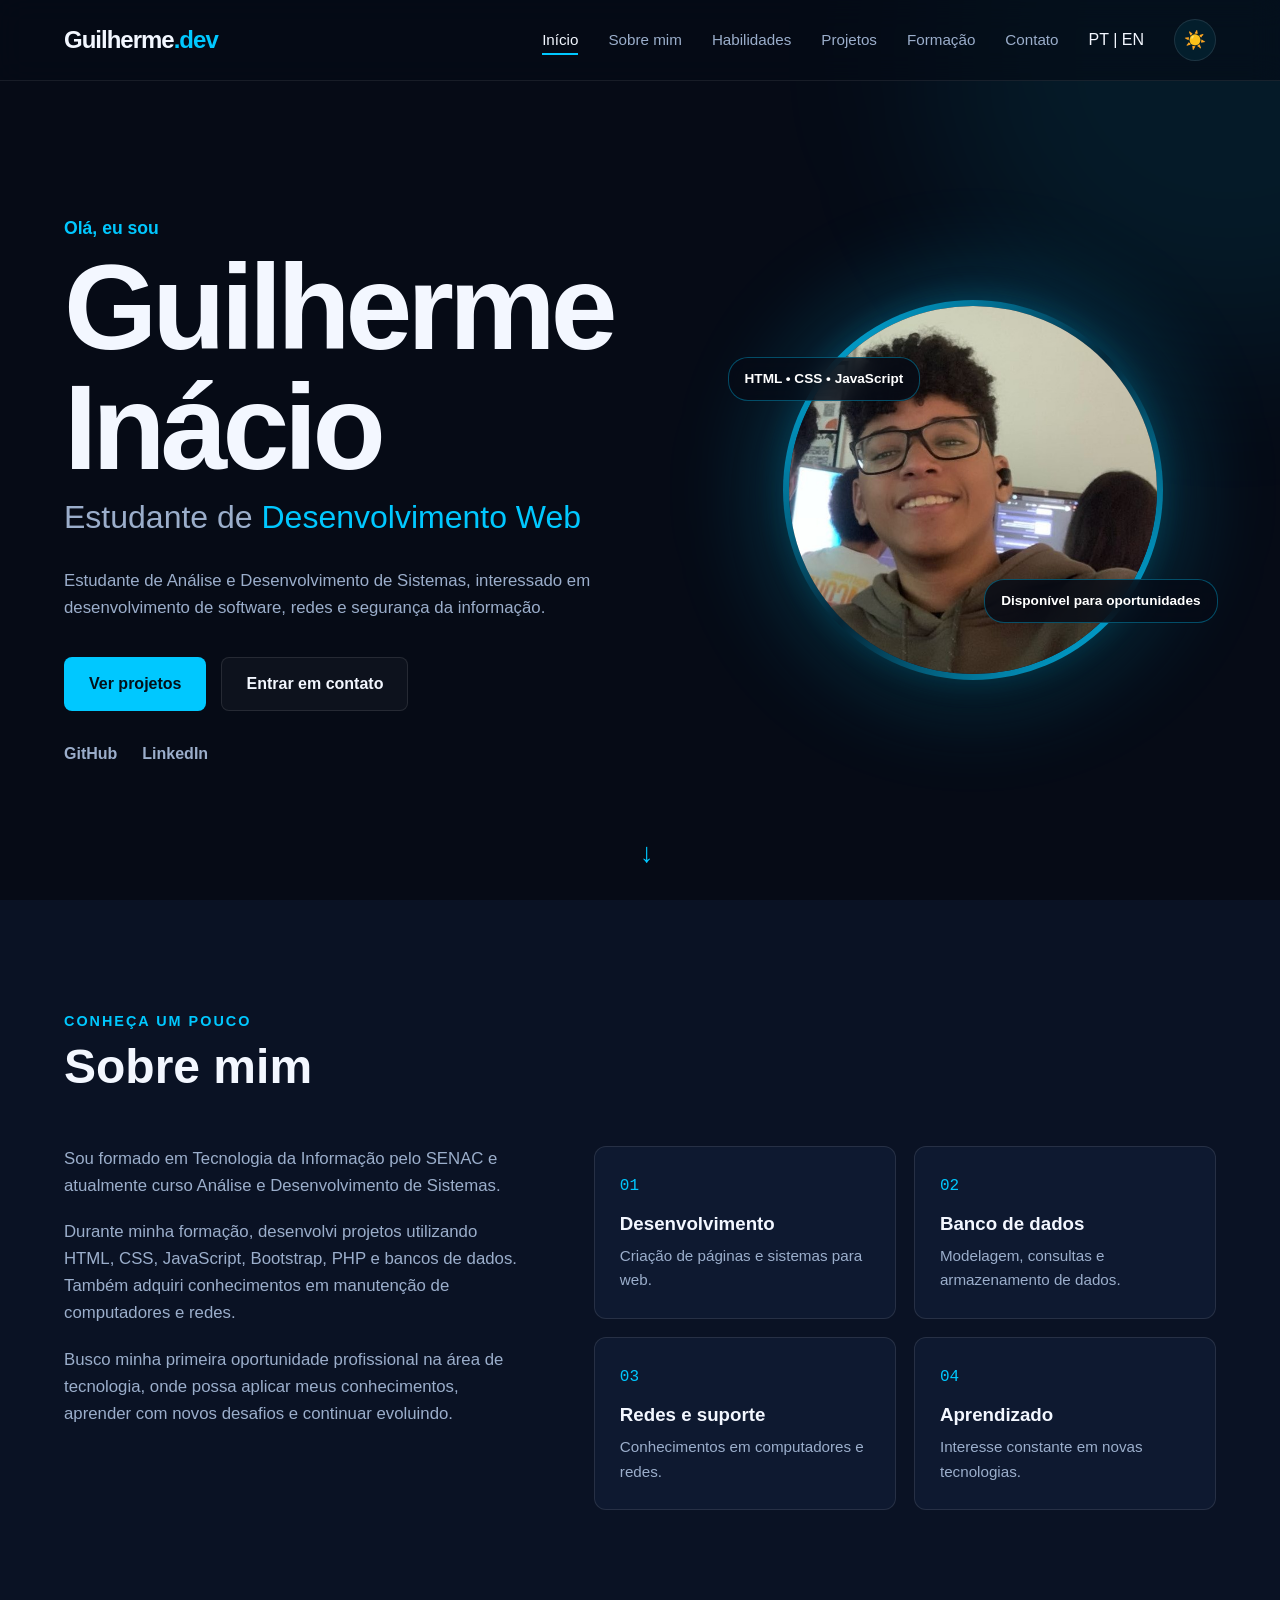
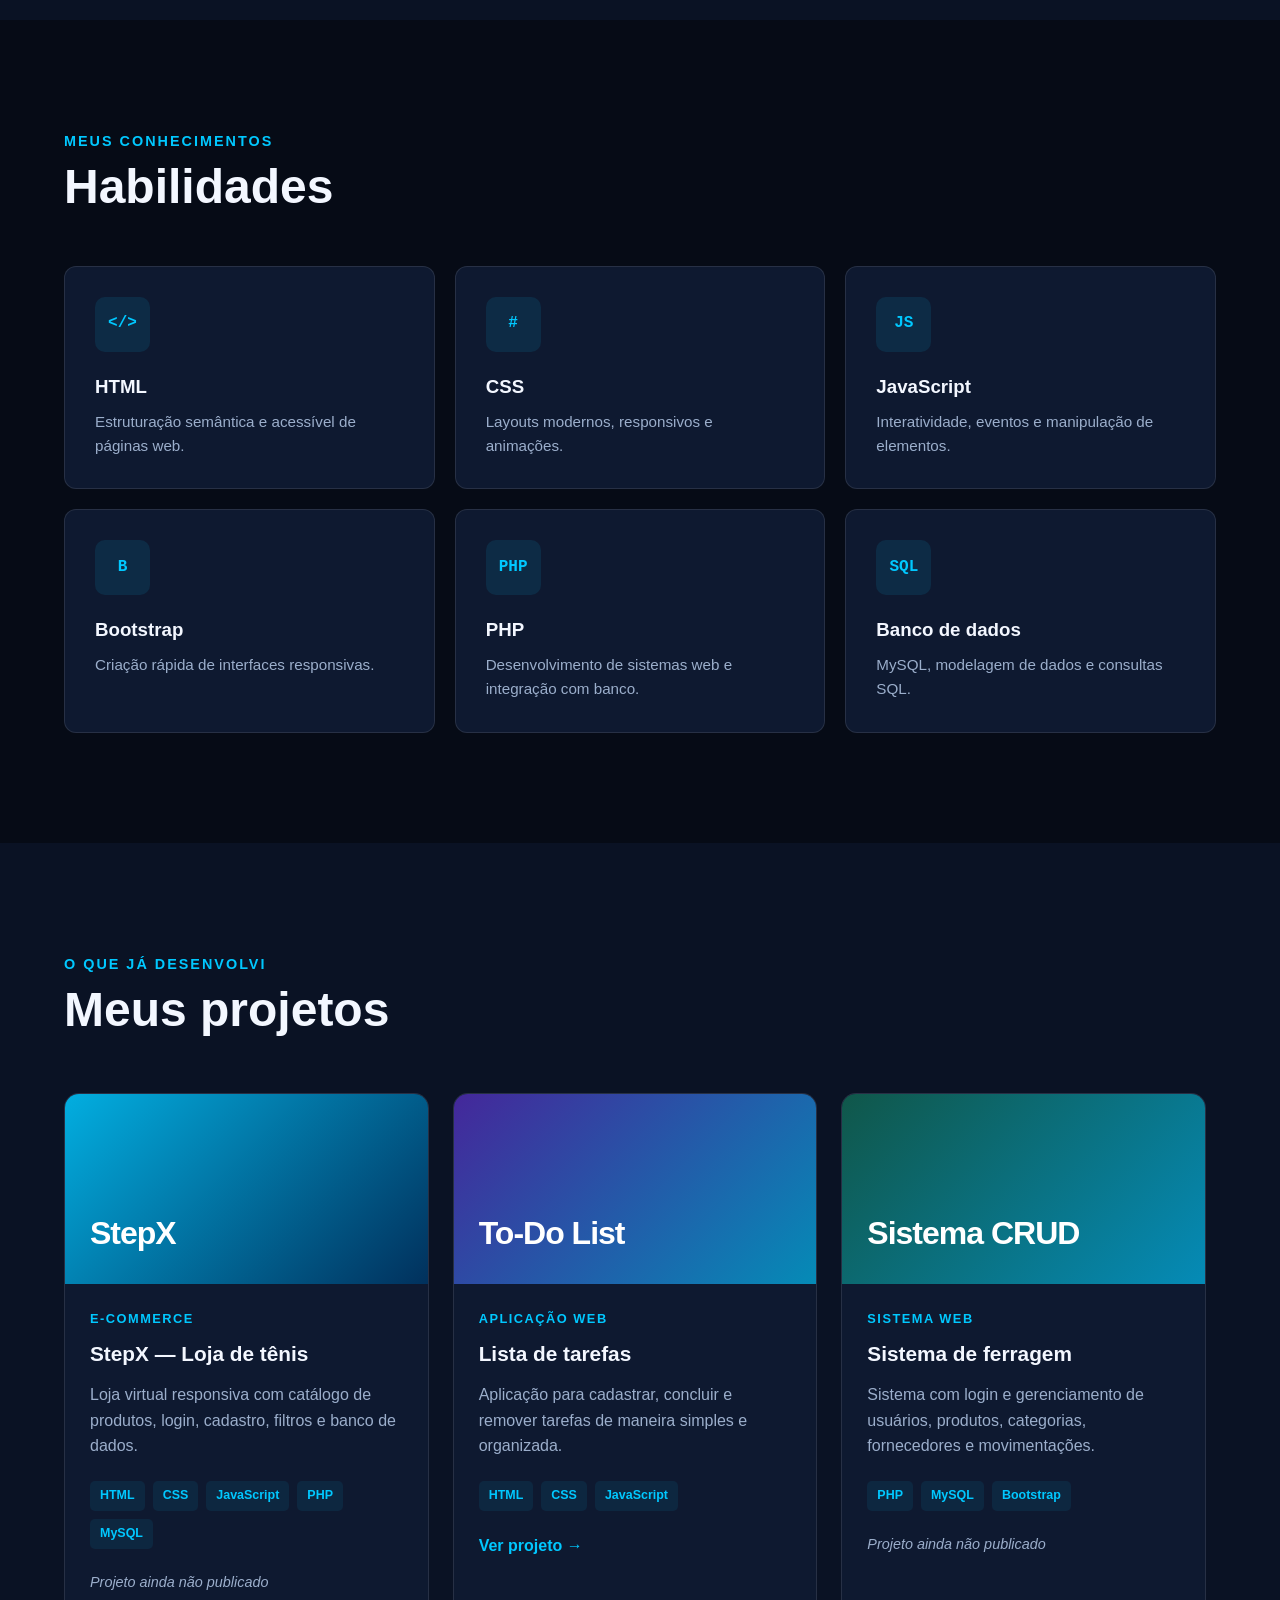
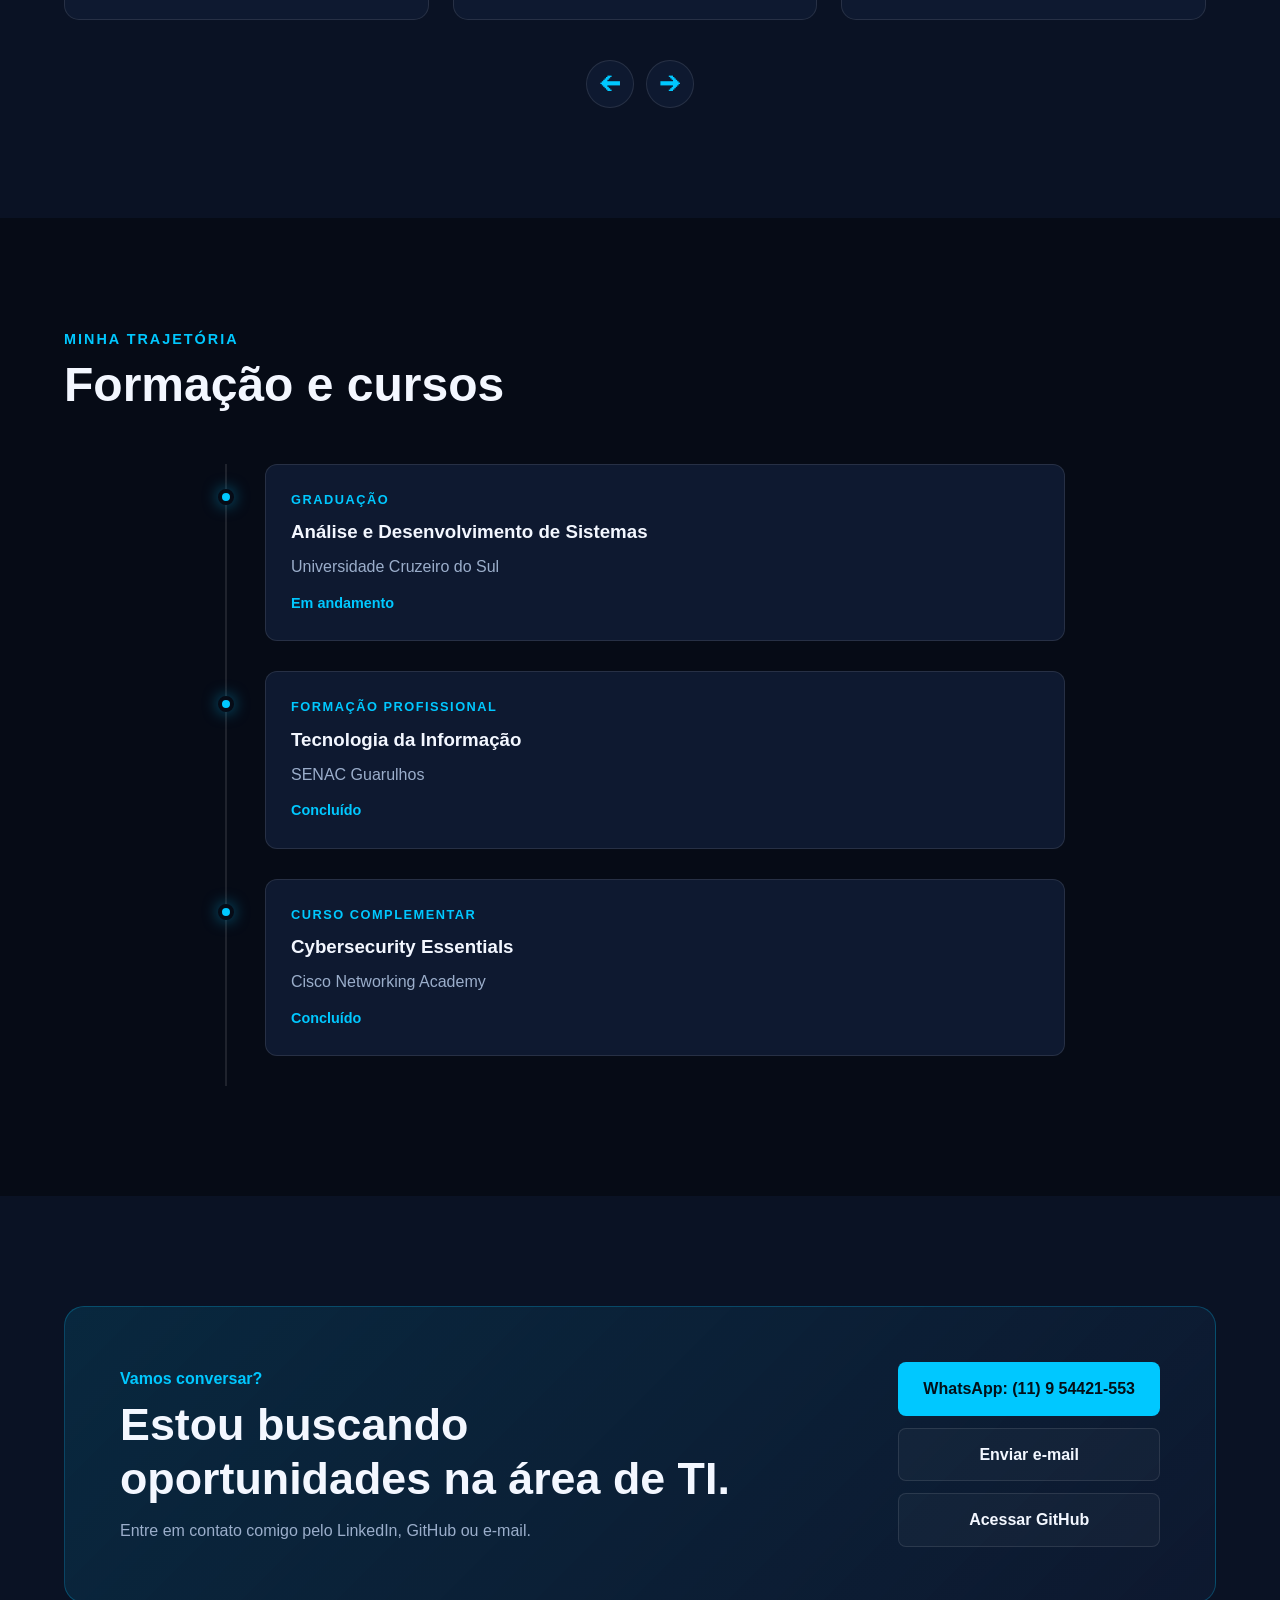
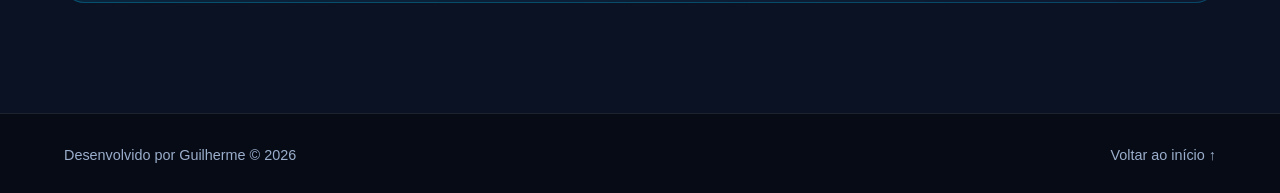
<file: index.html>
<!DOCTYPE html>
<html lang="pt-BR" data-theme="escuro">

<head>
    <meta charset="UTF-8">
    <meta name="viewport" content="width=device-width, initial-scale=1.0">
    <meta name="description" content="Portfólio de Guilherme, estudante de Análise e Desenvolvimento de Sistemas.">
    <title>Guilherme | Portfólio</title>
    <link rel="stylesheet" href="css/style.css">
</head>

<body>
    <div class="luz-mouse" id="luz-mouse"></div>
    <!-- Cabeçalho -->
    <header class="cabecalho" id="cabecalho">
        <nav class="navbar container">

            <a href="#inicio" class="logo">
                Guilherme<span>.dev</span>
            </a>

            <button class="botao-menu" id="botao-menu" aria-label="Abrir menu" aria-expanded="false">
                <span></span>
                <span></span>
                <span></span>
            </button>

            <ul class="menu" id="menu">
                <li><a href="#inicio" class="menu-link ativo">Início</a></li>
                <li><a href="#sobre" class="menu-link">Sobre mim</a></li>
                <li><a href="#habilidades" class="menu-link">Habilidades</a></li>
                <li><a href="#projetos" class="menu-link">Projetos</a></li>
                <li><a href="#formacao" class="menu-link">Formação</a></li>
                <li><a href="#contato" class="menu-link">Contato</a></li>
                <li class="seletor-idioma">
                    <a href="index.html" class="idioma ativo-idioma" lang="pt-BR" aria-label="Português">PT</a>

                    <span class="separador-idioma">|</span>

                    <a href="index-en.html" class="idioma" lang="en" aria-label="English">EN</a>
                </li>

                <li>
                    <button class="botao-tema" id="botao-tema" aria-label="Ativar tema claro" title="Mudar tema">
                        ☀️
                    </button>
                </li>
            </ul>

        </nav>
    </header>

    <main>

        <!-- Início -->
        <section class="inicio" id="inicio">
            <div class="inicio-conteudo container">

                <div class="inicio-texto">
                    <p class="apresentacao">Olá, eu sou</p>

                    <h1>Guilherme Inácio</h1>

                    <h2>
                        Estudante de
                        <span id="texto-dinamico">Desenvolvimento Web</span>
                    </h2>

                    <p class="inicio-descricao">
                        Estudante de Análise e Desenvolvimento de Sistemas,
                        interessado em desenvolvimento de software, redes e
                        segurança da informação.
                    </p>

                    <div class="inicio-botoes">
                        <a href="#projetos" class="botao botao-principal">
                            Ver projetos
                        </a>

                        <a href="#contato" class="botao botao-secundario">
                            Entrar em contato
                        </a>
                    </div>

                    <div class="redes-sociais">
                        <a href="https://github.com/guilherm007" target="_blank" rel="noopener noreferrer">
                            GitHub
                        </a>

                        <!-- Troque pelo endereço do seu LinkedIn -->
                        <a href="https://www.linkedin.com/in/guilherme-in%C3%A1cio-ramalho/" target="_blank"
                            rel="noopener noreferrer">
                            LinkedIn
                        </a>
                    </div>
                </div>

                <div class="inicio-visual">
                    <div class="foto-container">

                        <div class="foto-borda">
                            <img src="images/foto-perfil.jpg" alt="Foto de Guilherme" class="foto-perfil">
                        </div>

                        <span class="foto-etiqueta etiqueta-tecnologias">
                            HTML • CSS • JavaScript
                        </span>

                        <span class="foto-etiqueta etiqueta-oportunidade">
                            Disponível para oportunidades
                        </span>

                    </div>
                </div>
            </div>

            </div>

            <a href="#sobre" class="rolar-pagina" aria-label="Ir para Sobre mim">
                ↓
            </a>
        </section>

        <!-- Sobre mim -->
        <section class="secao sobre" id="sobre">
            <div class="container">

                <div class="titulo-secao reveal">
                    <p>Conheça um pouco</p>
                    <h2>Sobre mim</h2>
                </div>

                <div class="sobre-conteudo">

                    <div class="sobre-texto reveal">
                        <p>
                            Sou formado em Tecnologia da Informação pelo SENAC
                            e atualmente curso Análise e Desenvolvimento de
                            Sistemas.
                        </p>

                        <p>
                            Durante minha formação, desenvolvi projetos utilizando
                            HTML, CSS, JavaScript, Bootstrap, PHP e bancos de dados.
                            Também adquiri conhecimentos em manutenção de
                            computadores e redes.
                        </p>

                        <p>
                            Busco minha primeira oportunidade profissional na área
                            de tecnologia, onde possa aplicar meus conhecimentos,
                            aprender com novos desafios e continuar evoluindo.
                        </p>
                    </div>

                    <div class="sobre-informacoes reveal">

                        <article class="informacao-card">
                            <span>01</span>
                            <h3>Desenvolvimento</h3>
                            <p>Criação de páginas e sistemas para web.</p>
                        </article>

                        <article class="informacao-card">
                            <span>02</span>
                            <h3>Banco de dados</h3>
                            <p>Modelagem, consultas e armazenamento de dados.</p>
                        </article>

                        <article class="informacao-card">
                            <span>03</span>
                            <h3>Redes e suporte</h3>
                            <p>Conhecimentos em computadores e redes.</p>
                        </article>

                        <article class="informacao-card">
                            <span>04</span>
                            <h3>Aprendizado</h3>
                            <p>Interesse constante em novas tecnologias.</p>
                        </article>

                    </div>
                </div>

            </div>
        </section>

        <!-- Habilidades -->
        <section class="secao habilidades" id="habilidades">
            <div class="container">

                <div class="titulo-secao reveal">
                    <p>Meus conhecimentos</p>
                    <h2>Habilidades</h2>
                </div>

                <div class="habilidades-grid">

                    <article class="habilidade-card reveal">
                        <div class="habilidade-icone">&lt;/&gt;</div>
                        <h3>HTML</h3>
                        <p>Estruturação semântica e acessível de páginas web.</p>
                    </article>

                    <article class="habilidade-card reveal">
                        <div class="habilidade-icone">#</div>
                        <h3>CSS</h3>
                        <p>Layouts modernos, responsivos e animações.</p>
                    </article>

                    <article class="habilidade-card reveal">
                        <div class="habilidade-icone">JS</div>
                        <h3>JavaScript</h3>
                        <p>Interatividade, eventos e manipulação de elementos.</p>
                    </article>

                    <article class="habilidade-card reveal">
                        <div class="habilidade-icone">B</div>
                        <h3>Bootstrap</h3>
                        <p>Criação rápida de interfaces responsivas.</p>
                    </article>

                    <article class="habilidade-card reveal">
                        <div class="habilidade-icone">PHP</div>
                        <h3>PHP</h3>
                        <p>Desenvolvimento de sistemas web e integração com banco.</p>
                    </article>

                    <article class="habilidade-card reveal">
                        <div class="habilidade-icone">SQL</div>
                        <h3>Banco de dados</h3>
                        <p>MySQL, modelagem de dados e consultas SQL.</p>
                    </article>

                </div>
            </div>
        </section>

        <!-- Projetos -->
        <section class="secao projetos" id="projetos">
            <div class="container">

                <div class="titulo-secao reveal">
                    <p>O que já desenvolvi</p>
                    <h2>Meus projetos</h2>
                </div>

                <div class="projetos-carrossel">

                    <div class="projetos-grid" id="carrossel-projetos">

                        <!-- StepX -->
                        <article class="projeto-card reveal">
                            <div class="projeto-capa capa-stepx">
                                <span>StepX</span>
                            </div>

                            <div class="projeto-conteudo">
                                <p class="projeto-tipo">E-commerce</p>

                                <h3>StepX — Loja de tênis</h3>

                                <p>
                                    Loja virtual responsiva com catálogo de produtos,
                                    login, cadastro, filtros e banco de dados.
                                </p>

                                <div class="tecnologias">
                                    <span>HTML</span>
                                    <span>CSS</span>
                                    <span>JavaScript</span>
                                    <span>PHP</span>
                                    <span>MySQL</span>
                                </div>

                                <p class="projeto-indisponivel">
                                    Projeto ainda não publicado
                                </p>
                            </div>
                        </article>


                        <!-- To-Do List -->
                        <article class="projeto-card reveal">
                            <div class="projeto-capa capa-todo">
                                <span>To-Do List</span>
                            </div>

                            <div class="projeto-conteudo">
                                <p class="projeto-tipo">Aplicação web</p>

                                <h3>Lista de tarefas</h3>

                                <p>
                                    Aplicação para cadastrar, concluir e remover
                                    tarefas de maneira simples e organizada.
                                </p>

                                <div class="tecnologias">
                                    <span>HTML</span>
                                    <span>CSS</span>
                                    <span>JavaScript</span>
                                </div>

                                <a href="https://guilherm007.github.io/to-do-list-ia/" target="_blank"
                                    rel="noopener noreferrer" class="link-projeto">
                                    Ver projeto →
                                </a>
                            </div>
                        </article>


                        <!-- Sistema CRUD -->
                        <article class="projeto-card reveal">
                            <div class="projeto-capa capa-sistema">
                                <span>Sistema CRUD</span>
                            </div>

                            <div class="projeto-conteudo">
                                <p class="projeto-tipo">Sistema web</p>

                                <h3>Sistema de ferragem</h3>

                                <p>
                                    Sistema com login e gerenciamento de usuários,
                                    produtos, categorias, fornecedores e movimentações.
                                </p>

                                <div class="tecnologias">
                                    <span>PHP</span>
                                    <span>MySQL</span>
                                    <span>Bootstrap</span>
                                </div>

                                <p class="projeto-indisponivel">
                                    Projeto ainda não publicado
                                </p>
                            </div>
                        </article>


                        <!-- Hora do Dia -->
                        <article class="projeto-card reveal">
                            <div class="projeto-capa capa-hora">
                                <span>Hora do Dia</span>
                            </div>

                            <div class="projeto-conteudo">
                                <p class="projeto-tipo">Aplicação web</p>

                                <h3>Hora do Dia</h3>

                                <p>
                                    Página que identifica o horário atual e altera
                                    automaticamente a mensagem, a imagem e as cores
                                    de acordo com o período do dia.
                                </p>

                                <div class="tecnologias">
                                    <span>HTML</span>
                                    <span>CSS</span>
                                    <span>JavaScript</span>
                                </div>

                                <div class="projeto-links">
                                    <a href="https://guilherm007.github.io/hora-do-dia/" target="_blank"
                                        rel="noopener noreferrer" class="link-projeto">
                                        Ver projeto →
                                    </a>

                                    <a href="https://github.com/guilherm007/Hora-do-dia" target="_blank"
                                        rel="noopener noreferrer" class="link-codigo">
                                        Ver código
                                    </a>
                                </div>
                            </div>
                        </article>

                    </div>

                    <!-- Controles do carrossel -->
                    <div class="carrossel-controles">

                        <button class="carrossel-botao" id="projeto-anterior" aria-label="Mostrar projeto anterior">
                            🡨
                        </button>

                        <button class="carrossel-botao" id="proximo-projeto" aria-label="Mostrar próximo projeto">
                            🡪
                        </button>

                    </div>

                </div>
            </div>
        </section>

        <!-- Formação -->
        <section class="secao formacao" id="formacao">
            <div class="container">

                <div class="titulo-secao reveal">
                    <p>Minha trajetória</p>
                    <h2>Formação e cursos</h2>
                </div>

                <div class="linha-tempo">

                    <article class="formacao-item reveal">
                        <div class="formacao-marcador"></div>

                        <div class="formacao-card">
                            <p class="formacao-tipo">Graduação</p>
                            <h3>Análise e Desenvolvimento de Sistemas</h3>
                            <p>Universidade Cruzeiro do Sul</p>
                            <span>Em andamento</span>
                        </div>
                    </article>

                    <article class="formacao-item reveal">
                        <div class="formacao-marcador"></div>

                        <div class="formacao-card">
                            <p class="formacao-tipo">Formação profissional</p>
                            <h3>Tecnologia da Informação</h3>
                            <p>SENAC Guarulhos</p>
                            <span>Concluído</span>
                        </div>
                    </article>

                    <article class="formacao-item reveal">
                        <div class="formacao-marcador"></div>

                        <div class="formacao-card">
                            <p class="formacao-tipo">Curso complementar</p>
                            <h3>Cybersecurity Essentials</h3>
                            <p>Cisco Networking Academy</p>
                            <span>Concluído</span>
                        </div>
                    </article>

                </div>
            </div>
        </section>

        <!-- Contato -->
        <section class="secao contato" id="contato">
            <div class="container">

                <div class="contato-card reveal">
                    <div>
                        <p class="contato-destaque">Vamos conversar?</p>

                        <h2>Estou buscando oportunidades na área de TI.</h2>

                        <p>
                            Entre em contato comigo pelo LinkedIn, GitHub ou e-mail.
                        </p>
                    </div>

                    <div class="contato-links">
                        <!-- Substitua pelos números do seu telefone -->
                        <a href="https://wa.me/5511954421553" target="_blank" rel="noopener noreferrer"
                            class="botao botao-principal">
                            WhatsApp: (11) 9 54421-553
                        </a>

                        <!-- Coloque seu e-mail -->
                        <a href="https://mail.google.com/mail/?view=cm&fs=1&to=guilherme95442@gmail.com&su=Contato pelo portfólio&body=Olá Guilherme, vi seu portfólio e gostaria de conversar."
                            target="_blank" rel="noopener noreferrer" class="botao botao-secundario">
                            Enviar e-mail
                        </a>

                        <a href="https://github.com/guilherm007" target="_blank" rel="noopener noreferrer"
                            class="botao botao-secundario">
                            Acessar GitHub
                        </a>

                    </div>
                </div>

            </div>
        </section>

    </main>

    <!-- Rodapé -->
    <footer class="rodape">
        <div class="container rodape-conteudo">
            <p>
                Desenvolvido por Guilherme ©
                <span id="ano-atual"></span>
            </p>

            <a href="#inicio">Voltar ao início ↑</a>
        </div>
    </footer>

    <button class="voltar-topo" id="voltar-topo" aria-label="Voltar ao topo">
        🡅
    </button>

    <script src="js/script.js"></script>
</body>

</html>
</file>
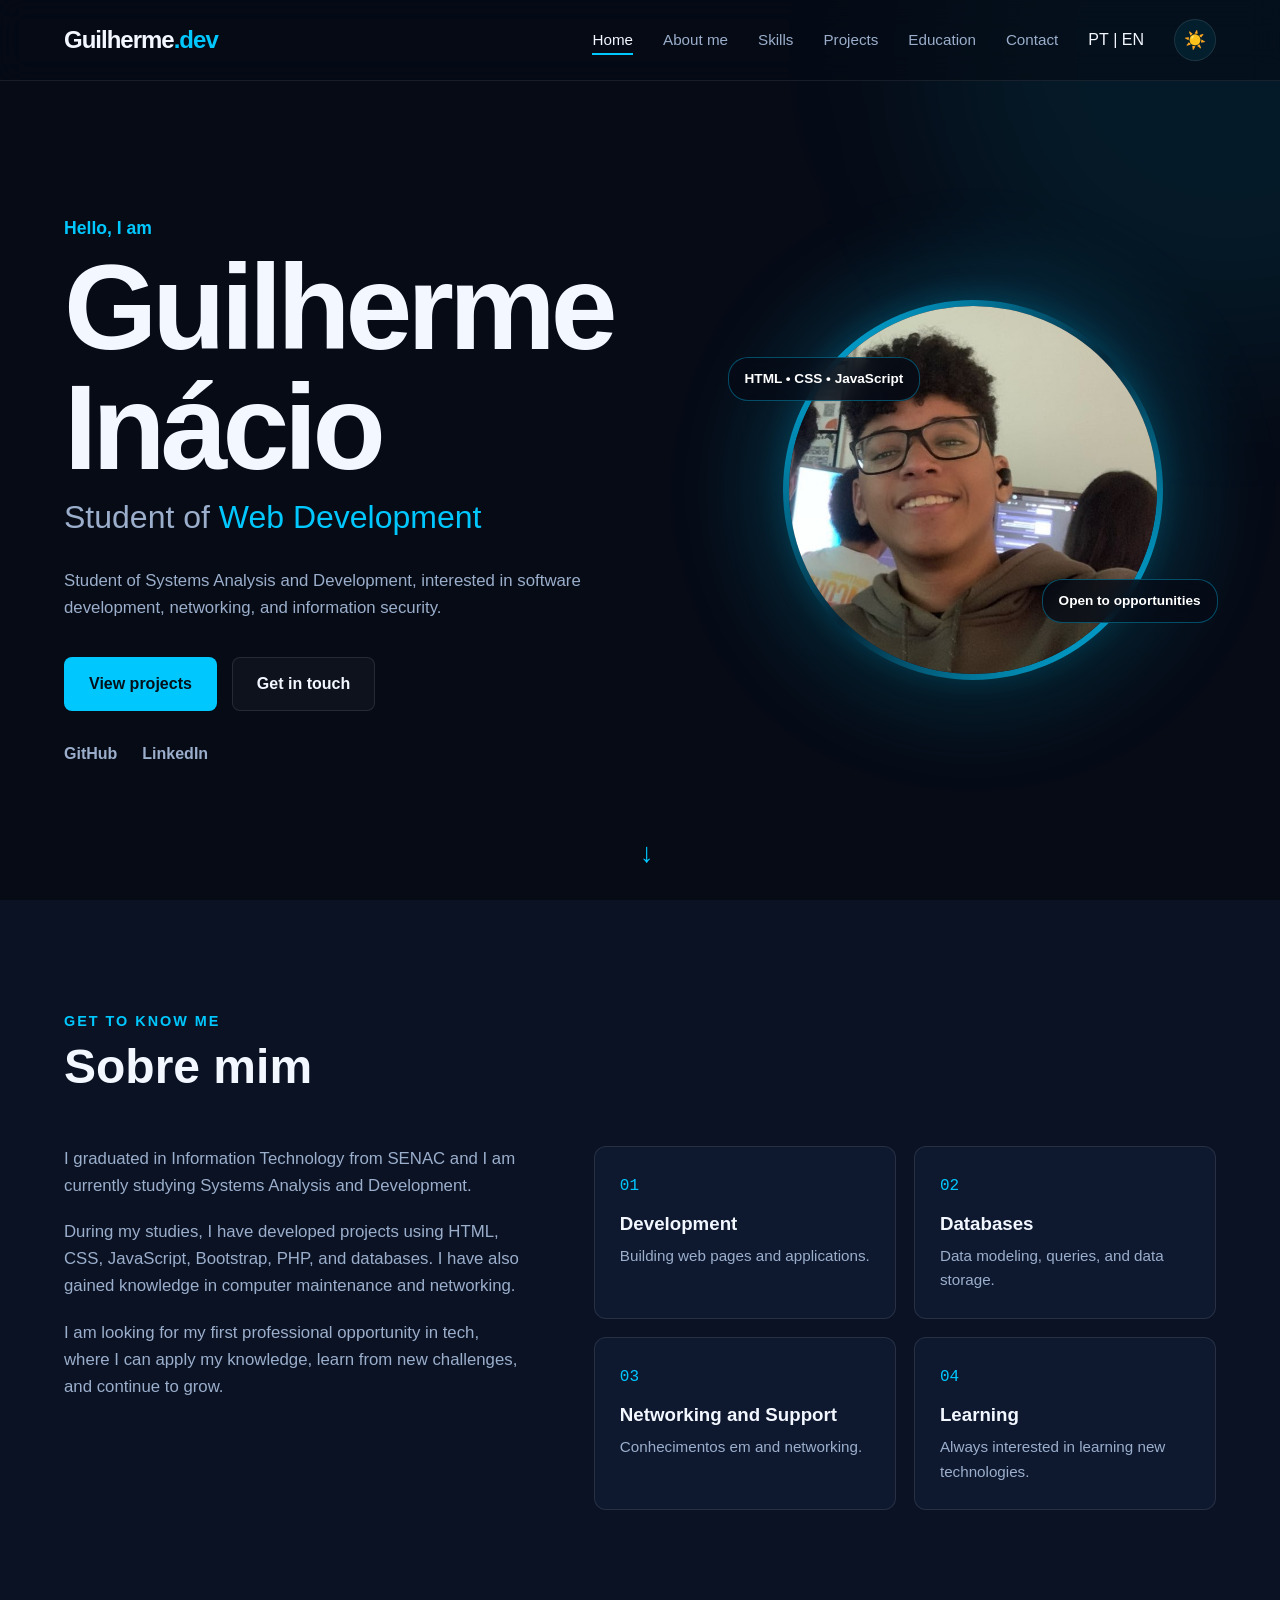
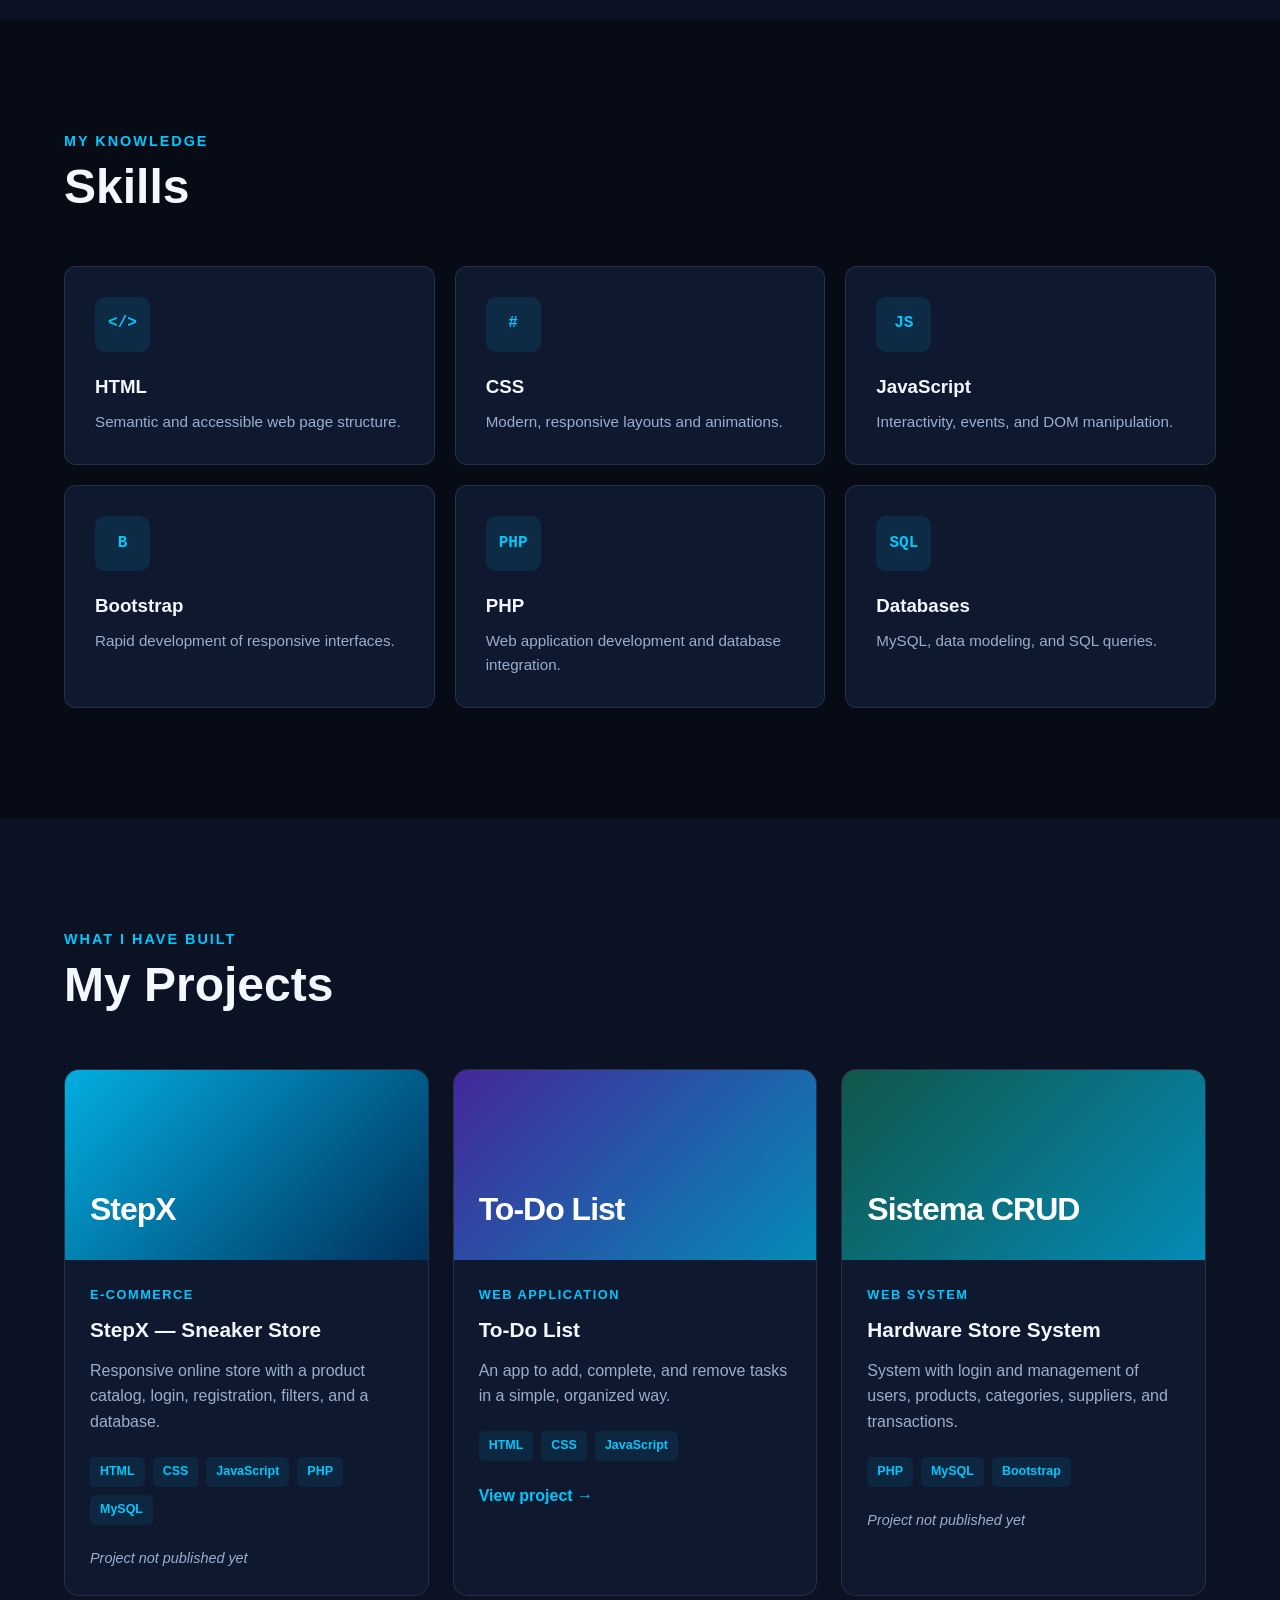
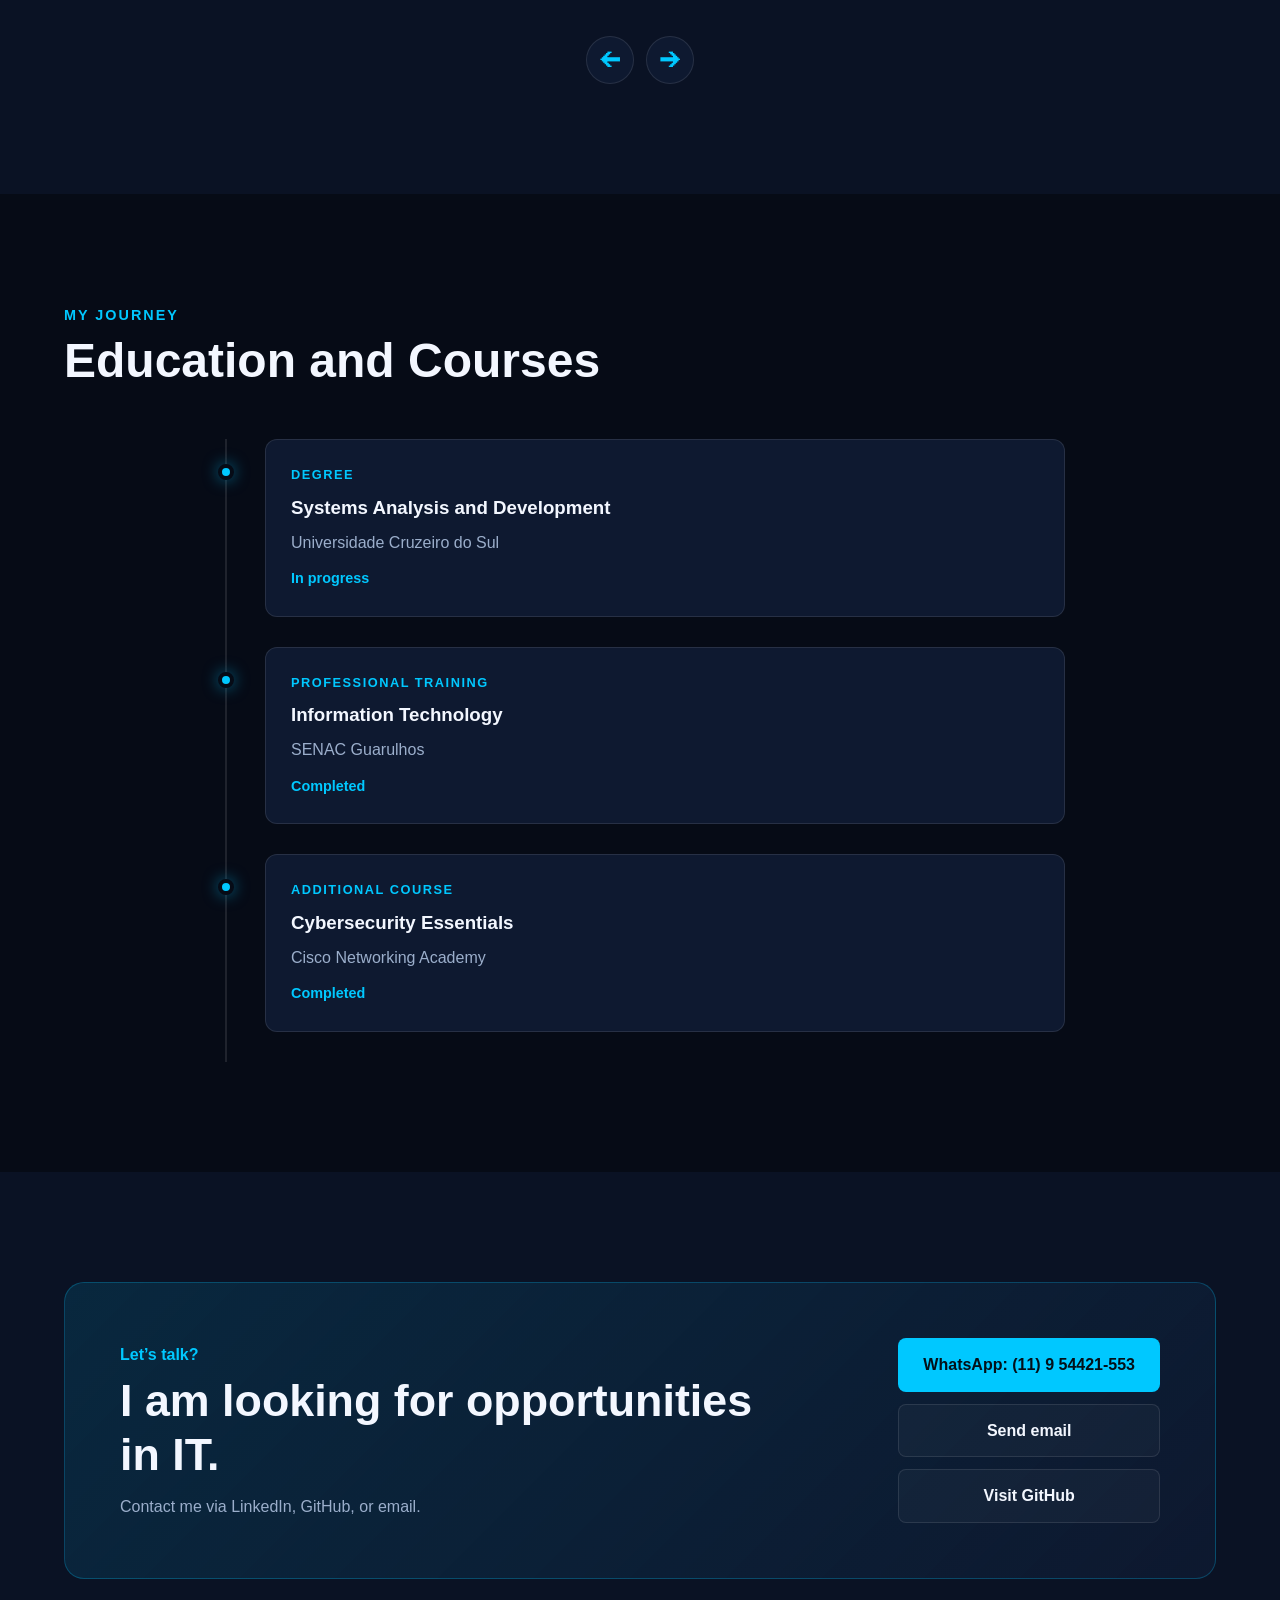
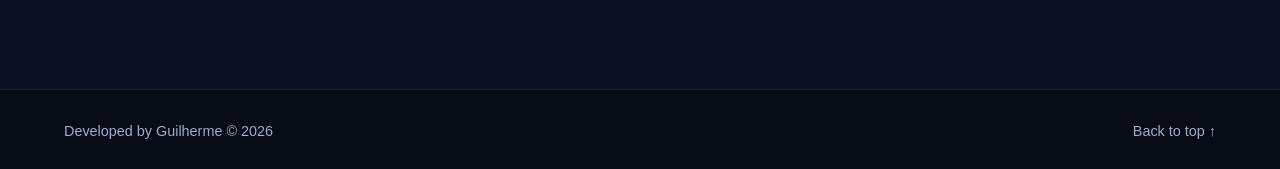
<file: index-en.html>
<!DOCTYPE html>
<html lang="en" data-theme="escuro">

<head>
    <meta charset="UTF-8">
    <meta name="viewport" content="width=device-width, initial-scale=1.0">
    <meta name="description" content="Portfolio of Guilherme, a Systems Analysis and Development student.">
    <title>Guilherme | Portfolio</title>
    <link rel="stylesheet" href="css/style.css">
</head>

<body>
    <div class="luz-mouse" id="luz-mouse"></div>
    <!-- Header -->
    <header class="cabecalho" id="cabecalho">
        <nav class="navbar container">

            <a href="#inicio" class="logo">
                Guilherme<span>.dev</span>
            </a>

            <button class="botao-menu" id="botao-menu" aria-label="Open menu" aria-expanded="false">
                <span></span>
                <span></span>
                <span></span>
            </button>

            <ul class="menu" id="menu">
                <li><a href="#inicio" class="menu-link ativo">Home</a></li>
                <li><a href="#sobre" class="menu-link">About me</a></li>
                <li><a href="#habilidades" class="menu-link">Skills</a></li>
                <li><a href="#projetos" class="menu-link">Projects</a></li>
                <li><a href="#formacao" class="menu-link">Education</a></li>
                <li><a href="#contato" class="menu-link">Contact</a></li>
                 <li class="seletor-idioma">
                <a href="index.html" class="idioma ativo-idioma"
                   lang="pt-BR" aria-label="Português">PT</a>

                <span class="separador-idioma">|</span>

                <a href="index-en.html" class="idioma"
                   lang="en" aria-label="English">EN</a>
            </li>

                <li>
                    <button class="botao-tema" id="botao-tema" aria-label="Switch to light theme" title="Change theme">
                        ☀️
                    </button>
                </li>
            </ul>

        </nav>
    </header>

    <main>

        <!-- Home -->
        <section class="inicio" id="inicio">
            <div class="inicio-conteudo container">

                <div class="inicio-texto">
                    <p class="apresentacao">Hello, I am</p>

                    <h1>Guilherme Inácio</h1>

                    <h2>
                        Student of
                        <span id="texto-dinamico">Web Development</span>
                    </h2>

                    <p class="inicio-descricao">
                        Student of Systems Analysis and Development,
                        interested in software development, networking, and
                        information security.
                    </p>

                    <div class="inicio-botoes">
                        <a href="#projetos" class="botao botao-principal">
                            View projects
                        </a>

                        <a href="#contato" class="botao botao-secundario">
                            Get in touch
                        </a>
                    </div>

                    <div class="redes-sociais">
                        <a href="https://github.com/guilherm007" target="_blank" rel="noopener noreferrer">
                            GitHub
                        </a>

                        <!-- Troque pelo endereço do seu LinkedIn -->
                        <a href="https://www.linkedin.com/in/guilherme-in%C3%A1cio-ramalho/" target="_blank"
                            rel="noopener noreferrer">
                            LinkedIn
                        </a>
                    </div>
                </div>

                <div class="inicio-visual">
                    <div class="foto-container">

                        <div class="foto-borda">
                            <img src="images/foto-perfil.jpg" alt="Foto de Guilherme" class="foto-perfil">
                        </div>

                        <span class="foto-etiqueta etiqueta-tecnologias">
                            HTML • CSS • JavaScript
                        </span>

                        <span class="foto-etiqueta etiqueta-oportunidade">
                            Open to opportunities
                        </span>

                    </div>
                </div>
            </div>

            </div>

            <a href="#sobre" class="rolar-pagina" aria-label="Go to About me">
                ↓
            </a>
        </section>

        <!-- About me -->
        <section class="secao sobre" id="sobre">
            <div class="container">

                <div class="titulo-secao reveal">
                    <p>Get to know me</p>
                    <h2>Sobre mim</h2>
                </div>

                <div class="sobre-conteudo">

                    <div class="sobre-texto reveal">
                        <p>
                            I graduated in Information Technology from SENAC
                            and I am currently studying Systems Analysis and
                            Development.
                        </p>

                        <p>
                            During my studies, I have developed projects using
                            HTML, CSS, JavaScript, Bootstrap, PHP, and databases.
                            I have also gained knowledge in computer maintenance
                            and networking.
                        </p>

                        <p>
                            I am looking for my first professional opportunity in tech,
                            where I can apply my knowledge,
                            learn from new challenges, and continue to grow.
                        </p>
                    </div>

                    <div class="sobre-informacoes reveal">

                        <article class="informacao-card">
                            <span>01</span>
                            <h3>Development</h3>
                            <p>Building web pages and applications.</p>
                        </article>

                        <article class="informacao-card">
                            <span>02</span>
                            <h3>Databases</h3>
                            <p>Data modeling, queries, and data storage.</p>
                        </article>

                        <article class="informacao-card">
                            <span>03</span>
                            <h3>Networking and Support</h3>
                            <p>Conhecimentos em and networking.</p>
                        </article>

                        <article class="informacao-card">
                            <span>04</span>
                            <h3>Learning</h3>
                            <p>Always interested in learning new technologies.</p>
                        </article>

                    </div>
                </div>

            </div>
        </section>

        <!-- Skills -->
        <section class="secao habilidades" id="habilidades">
            <div class="container">

                <div class="titulo-secao reveal">
                    <p>My knowledge</p>
                    <h2>Skills</h2>
                </div>

                <div class="habilidades-grid">

                    <article class="habilidade-card reveal">
                        <div class="habilidade-icone">&lt;/&gt;</div>
                        <h3>HTML</h3>
                        <p>Semantic and accessible web page structure.</p>
                    </article>

                    <article class="habilidade-card reveal">
                        <div class="habilidade-icone">#</div>
                        <h3>CSS</h3>
                        <p>Modern, responsive layouts and animations.</p>
                    </article>

                    <article class="habilidade-card reveal">
                        <div class="habilidade-icone">JS</div>
                        <h3>JavaScript</h3>
                        <p>Interactivity, events, and DOM manipulation.</p>
                    </article>

                    <article class="habilidade-card reveal">
                        <div class="habilidade-icone">B</div>
                        <h3>Bootstrap</h3>
                        <p>Rapid development of responsive interfaces.</p>
                    </article>

                    <article class="habilidade-card reveal">
                        <div class="habilidade-icone">PHP</div>
                        <h3>PHP</h3>
                        <p>Web application development and database integration.</p>
                    </article>

                    <article class="habilidade-card reveal">
                        <div class="habilidade-icone">SQL</div>
                        <h3>Databases</h3>
                        <p>MySQL, data modeling, and SQL queries.</p>
                    </article>

                </div>
            </div>
        </section>

        <!-- Projects -->
        <section class="secao projetos" id="projetos">
            <div class="container">

                <div class="titulo-secao reveal">
                    <p>What I have built</p>
                    <h2>My Projects</h2>
                </div>

                <div class="projetos-carrossel">

                    <div class="projetos-grid" id="carrossel-projetos">

                        <!-- StepX -->
                        <article class="projeto-card reveal">
                            <div class="projeto-capa capa-stepx">
                                <span>StepX</span>
                            </div>

                            <div class="projeto-conteudo">
                                <p class="projeto-tipo">E-commerce</p>

                                <h3>StepX — Sneaker Store</h3>

                                <p>
                                    Responsive online store with a product catalog,
                                    login, registration, filters, and a database.
                                </p>

                                <div class="tecnologias">
                                    <span>HTML</span>
                                    <span>CSS</span>
                                    <span>JavaScript</span>
                                    <span>PHP</span>
                                    <span>MySQL</span>
                                </div>

                                <p class="projeto-indisponivel">
                                    Project not published yet
                                </p>
                            </div>
                        </article>


                        <!-- To-Do List -->
                        <article class="projeto-card reveal">
                            <div class="projeto-capa capa-todo">
                                <span>To-Do List</span>
                            </div>

                            <div class="projeto-conteudo">
                                <p class="projeto-tipo">Web Application</p>

                                <h3>To-Do List</h3>

                                <p>
                                    An app to add, complete, and remove
                                    tasks in a simple, organized way.
                                </p>

                                <div class="tecnologias">
                                    <span>HTML</span>
                                    <span>CSS</span>
                                    <span>JavaScript</span>
                                </div>

                                <a href="https://guilherm007.github.io/to-do-list-ia/" target="_blank"
                                    rel="noopener noreferrer" class="link-projeto">
                                    View project →
                                </a>
                            </div>
                        </article>


                        <!-- Sistema CRUD -->
                        <article class="projeto-card reveal">
                            <div class="projeto-capa capa-sistema">
                                <span>Sistema CRUD</span>
                            </div>

                            <div class="projeto-conteudo">
                                <p class="projeto-tipo">Web System</p>

                                <h3>Hardware Store System</h3>

                                <p>
                                    System with login and management of users,
                                    products, categories, suppliers, and transactions.
                                </p>

                                <div class="tecnologias">
                                    <span>PHP</span>
                                    <span>MySQL</span>
                                    <span>Bootstrap</span>
                                </div>

                                <p class="projeto-indisponivel">
                                    Project not published yet
                                </p>
                            </div>
                        </article>


                        <!-- Hora do Dia -->
                        <article class="projeto-card reveal">
                            <div class="projeto-capa capa-hora">
                                <span>Hora do Dia</span>
                            </div>

                            <div class="projeto-conteudo">
                                <p class="projeto-tipo">Web Application</p>

                                <h3>Hora do Dia</h3>

                                <p>
                                    A page that detects the current time and automatically changes
                                    the message, image, and colors
                                    according to the time of day.
                                </p>

                                <div class="tecnologias">
                                    <span>HTML</span>
                                    <span>CSS</span>
                                    <span>JavaScript</span>
                                </div>

                                <div class="projeto-links">
                                    <a href="https://guilherm007.github.io/hora-do-dia/" target="_blank"
                                        rel="noopener noreferrer" class="link-projeto">
                                        View project →
                                    </a>

                                    <a href="https://github.com/guilherm007/Hora-do-dia" target="_blank"
                                        rel="noopener noreferrer" class="link-codigo">
                                        View code
                                    </a>
                                </div>
                            </div>
                        </article>

                    </div>

                    <!-- Controles do carrossel -->
                    <div class="carrossel-controles">

                        <button class="carrossel-botao" id="projeto-anterior" aria-label="Show previous project">
                            🡨
                        </button>

                        <button class="carrossel-botao" id="proximo-projeto" aria-label="Show next project">
                            🡪
                        </button>

                    </div>

                </div>
            </div>
        </section>

        <!-- Education -->
        <section class="secao formacao" id="formacao">
            <div class="container">

                <div class="titulo-secao reveal">
                    <p>My journey</p>
                    <h2>Education and Courses</h2>
                </div>

                <div class="linha-tempo">

                    <article class="formacao-item reveal">
                        <div class="formacao-marcador"></div>

                        <div class="formacao-card">
                            <p class="formacao-tipo">Degree</p>
                            <h3>Systems Analysis and Development</h3>
                            <p>Universidade Cruzeiro do Sul</p>
                            <span>In progress</span>
                        </div>
                    </article>

                    <article class="formacao-item reveal">
                        <div class="formacao-marcador"></div>

                        <div class="formacao-card">
                            <p class="formacao-tipo">Professional Training</p>
                            <h3>Information Technology</h3>
                            <p>SENAC Guarulhos</p>
                            <span>Completed</span>
                        </div>
                    </article>

                    <article class="formacao-item reveal">
                        <div class="formacao-marcador"></div>

                        <div class="formacao-card">
                            <p class="formacao-tipo">Additional Course</p>
                            <h3>Cybersecurity Essentials</h3>
                            <p>Cisco Networking Academy</p>
                            <span>Completed</span>
                        </div>
                    </article>

                </div>
            </div>
        </section>

        <!-- Contact -->
        <section class="secao contato" id="contato">
            <div class="container">

                <div class="contato-card reveal">
                    <div>
                        <p class="contato-destaque">Let’s talk?</p>

                        <h2>I am looking for opportunities in IT.</h2>

                        <p>
                            Contact me via LinkedIn, GitHub, or email.
                        </p>
                    </div>

                    <div class="contato-links">
                        <!-- Substitua pelos números do seu telefone -->
                        <a href="https://wa.me/5511954421553" target="_blank" rel="noopener noreferrer"
                            class="botao botao-principal">
                            WhatsApp: (11) 9 54421-553
                        </a>

                        <!-- Coloque seu e-mail -->
                        <a href="https://mail.google.com/mail/?view=cm&fs=1&to=guilherme95442@gmail.com&su=Portfolio inquiry&body=Hello Guilherme, I saw your portfolio and would like to get in touch."
                            target="_blank" rel="noopener noreferrer" class="botao botao-secundario">
                            Send email
                        </a>

                        <a href="https://github.com/guilherm007" target="_blank" rel="noopener noreferrer"
                            class="botao botao-secundario">
                            Visit GitHub
                        </a>

                    </div>
                </div>

            </div>
        </section>

    </main>

    <!-- Footer -->
    <footer class="rodape">
        <div class="container rodape-conteudo">
            <p>
                Developed by Guilherme ©
                <span id="ano-atual"></span>
            </p>

            <a href="#inicio">Back to top ↑</a>
        </div>
    </footer>

    <button class="voltar-topo" id="voltar-topo" aria-label="Back to top">
        🡅
    </button>

    <script src="js/script-en.js"></script>
</body>

</html>
</file>
<file: css/style.css>
/* ==============================
   CONFIGURAÇÕES GERAIS
================================= */

:root {
    --cor-fundo: #060b16;
    --cor-fundo-secundaria: #0a1224;
    --cor-card: #0e1930;
    --cor-card-clara: #14213d;
    --cor-principal: #00c8ff;
    --cor-principal-escura: #008db5;
    --cor-texto: #f3f7ff;
    --cor-texto-secundario: #9baecb;
    --cor-borda: rgba(255, 255, 255, 0.1);
    --sombra: 0 20px 50px rgba(0, 0, 0, 0.35);
    --largura-container: 1200px;
}

[data-theme="claro"] {
    --cor-fundo: #f5f8fd;
    --cor-fundo-secundaria: #eaf1fa;
    --cor-card: #ffffff;
    --cor-card-clara: #edf6ff;
    --cor-principal: #007fa8;
    --cor-principal-escura: #005e7d;
    --cor-texto: #0b172a;
    --cor-texto-secundario: #425674;
    --cor-borda: rgba(11, 23, 42, 0.13);
    --sombra: 0 20px 50px rgba(26, 55, 90, 0.13);
}

* {
    margin: 0;
    padding: 0;
    box-sizing: border-box;
}

html {
    scroll-behavior: smooth;
    scroll-padding-top: 80px;
}

body {
    background-color: var(--cor-fundo);
    color: var(--cor-texto);
    font-family: Arial, Helvetica, sans-serif;
    line-height: 1.6;
    overflow-x: hidden;
}

body::before {
    content: "";
    position: fixed;
    top: -250px;
    right: -250px;
    width: 600px;
    height: 600px;
    background: rgba(0, 200, 255, 0.08);
    border-radius: 50%;
    filter: blur(80px);
    pointer-events: none;
    z-index: -1;
}

a {
    color: inherit;
    text-decoration: none;
}

button {
    font-family: inherit;
}

ul {
    list-style: none;
}

.container {
    width: min(90%, var(--largura-container));
    margin: 0 auto;
}

.secao {
    padding: 110px 0;
}

.titulo-secao {
    margin-bottom: 50px;
}

.titulo-secao p {
    color: var(--cor-principal);
    font-size: 0.9rem;
    font-weight: bold;
    letter-spacing: 2px;
    text-transform: uppercase;
}

.titulo-secao h2 {
    margin-top: 5px;
    font-size: clamp(2rem, 5vw, 3rem);
    line-height: 1.2;
}

.botao {
    min-height: 50px;
    padding: 13px 24px;
    border: 1px solid transparent;
    border-radius: 8px;
    display: inline-flex;
    align-items: center;
    justify-content: center;
    font-weight: bold;
    transition: 0.3s ease;
}

.botao-principal {
    background-color: var(--cor-principal);
    color: #031019;
}

.botao-principal:hover {
    background-color: #52dcff;
    transform: translateY(-3px);
    box-shadow: 0 10px 30px rgba(0, 200, 255, 0.25);
}

.botao-secundario {
    border-color: var(--cor-borda);
    background-color: rgba(255, 255, 255, 0.03);
}

.botao-secundario:hover {
    color: var(--cor-principal);
    border-color: var(--cor-principal);
    transform: translateY(-3px);
}


/* ==============================
   CABEÇALHO
================================= */

.cabecalho {
    position: fixed;
    top: 0;
    left: 0;
    width: 100%;
    z-index: 1000;

    background-color: rgba(6, 11, 22, 0.65);
    border-bottom: 1px solid rgba(255, 255, 255, 0.08);

    backdrop-filter: blur(14px);
    -webkit-backdrop-filter: blur(14px);

    transition:
        background-color 0.3s ease,
        box-shadow 0.3s ease;
}

.cabecalho.rolado {
    background-color: rgba(6, 11, 22, 0.82);
    box-shadow: 0 8px 30px rgba(0, 0, 0, 0.25);
}

.navbar {
    min-height: 80px;
    display: flex;
    align-items: center;
    justify-content: space-between;
}

.logo {
    font-size: 1.5rem;
    font-weight: 800;
    letter-spacing: -1px;
}

.logo span {
    color: var(--cor-principal);
}

.menu {
    display: flex;
    align-items: center;
    gap: 30px;
}

.menu-link {
    position: relative;
    color: var(--cor-texto-secundario);
    font-size: 0.95rem;
    transition: color 0.3s ease;
}

.menu-link::after {
    content: "";
    position: absolute;
    left: 0;
    bottom: -7px;
    width: 0;
    height: 2px;
    background-color: var(--cor-principal);
    transition: width 0.3s ease;
}

.menu-link:hover,
.menu-link.ativo {
    color: var(--cor-texto);
}

.menu-link:hover::after,
.menu-link.ativo::after {
    width: 100%;
}

.botao-menu {
    width: 42px;
    height: 42px;
    border: none;
    background: transparent;
    display: none;
    flex-direction: column;
    align-items: center;
    justify-content: center;
    gap: 6px;
    cursor: pointer;
}

.botao-menu span {
    width: 25px;
    height: 2px;
    background-color: var(--cor-texto);
    transition: 0.3s ease;
}


/* ==============================
   INÍCIO
================================= */

.inicio {
    min-height: 100vh;
    padding-top: 80px;
    position: relative;
    display: flex;
    align-items: center;
}

.inicio-conteudo {
    display: grid;
    grid-template-columns: 1.1fr 0.9fr;
    align-items: center;
    gap: 70px;
}

.apresentacao {
    color: var(--cor-principal);
    font-size: 1.1rem;
    font-weight: bold;
}

.inicio-texto h1 {
    margin: 5px 0;
    font-size: clamp(4rem, 10vw, 7.5rem);
    line-height: 1;
    letter-spacing: -5px;
}

.inicio-texto h2 {
    min-height: 42px;
    color: var(--cor-texto-secundario);
    font-size: clamp(1.3rem, 3vw, 2rem);
    font-weight: 500;
}

.inicio-texto h2 span {
    color: var(--cor-principal);
}

.inicio-descricao {
    max-width: 650px;
    margin-top: 25px;
    color: var(--cor-texto-secundario);
    font-size: 1.05rem;
}

.inicio-botoes {
    margin-top: 35px;
    display: flex;
    flex-wrap: wrap;
    gap: 15px;
}

.redes-sociais {
    margin-top: 30px;
    display: flex;
    gap: 25px;
}

.redes-sociais a {
    color: var(--cor-texto-secundario);
    font-weight: bold;
    transition: color 0.3s ease;
}

.redes-sociais a:hover {
    color: var(--cor-principal);
}

.codigo-card {
    background: linear-gradient(
        145deg,
        rgba(20, 33, 61, 0.95),
        rgba(9, 17, 34, 0.95)
    );
    border: 1px solid var(--cor-borda);
    border-radius: 18px;
    box-shadow: var(--sombra);
    overflow: hidden;
    transform: rotate(2deg);
    transition: 0.4s ease;
}

.codigo-card:hover {
    transform: rotate(0deg) translateY(-8px);
    border-color: rgba(0, 200, 255, 0.4);
}

.codigo-topo {
    padding: 16px 20px;
    background-color: rgba(255, 255, 255, 0.04);
    border-bottom: 1px solid var(--cor-borda);
    display: flex;
    gap: 8px;
}

.circulo {
    width: 12px;
    height: 12px;
    border-radius: 50%;
}

.vermelho {
    background-color: #ff5f57;
}

.amarelo {
    background-color: #febc2e;
}

.verde {
    background-color: #28c840;
}

.codigo-conteudo {
    min-height: 290px;
    padding: 35px;
    display: flex;
    flex-direction: column;
    justify-content: center;
    gap: 20px;
    font-family: Consolas, monospace;
    font-size: 1rem;
}

.rosa {
    color: #ff79c6;
}

.azul {
    color: #8be9fd;
}

.roxo {
    color: #bd93f9;
}

.branco {
    color: #f8f8f2;
}

.verde-texto {
    color: #50fa7b;
}

.cursor-codigo {
    color: var(--cor-principal);
    animation: piscar 0.8s infinite;
}

@keyframes piscar {
    50% {
        opacity: 0;
    }
}

.rolar-pagina {
    position: absolute;
    left: 50%;
    bottom: 25px;
    color: var(--cor-principal);
    font-size: 1.7rem;
    animation: flutuar 1.5s infinite;
}

@keyframes flutuar {
    50% {
        transform: translateY(8px);
    }
}


/* ==============================
   SOBRE MIM
================================= */

.sobre {
    background-color: var(--cor-fundo-secundaria);
}

.sobre-conteudo {
    display: grid;
    grid-template-columns: 0.85fr 1.15fr;
    gap: 70px;
    align-items: start;
}

.sobre-texto p {
    margin-bottom: 20px;
    color: var(--cor-texto-secundario);
    font-size: 1.05rem;
}

.sobre-informacoes {
    display: grid;
    grid-template-columns: repeat(2, 1fr);
    gap: 18px;
}

.informacao-card {
    padding: 25px;
    background-color: var(--cor-card);
    border: 1px solid var(--cor-borda);
    border-radius: 12px;
    transition: 0.3s ease;
}

.informacao-card:hover {
    border-color: var(--cor-principal);
    transform: translateY(-5px);
}

.informacao-card span {
    color: var(--cor-principal);
    font-family: Consolas, monospace;
}

.informacao-card h3 {
    margin: 10px 0 5px;
}

.informacao-card p {
    color: var(--cor-texto-secundario);
    font-size: 0.95rem;
}


/* ==============================
   HABILIDADES
================================= */

.habilidades-grid {
    display: grid;
    grid-template-columns: repeat(3, 1fr);
    gap: 20px;
}

.habilidade-card {
    padding: 30px;
    background-color: var(--cor-card);
    border: 1px solid var(--cor-borda);
    border-radius: 12px;
    transition: 0.3s ease;
}

.habilidade-card:hover {
    transform: translateY(-7px);
    background-color: var(--cor-card-clara);
    border-color: rgba(0, 200, 255, 0.5);
}

.habilidade-icone {
    width: 55px;
    height: 55px;
    margin-bottom: 20px;
    background-color: rgba(0, 200, 255, 0.1);
    color: var(--cor-principal);
    border-radius: 10px;
    display: flex;
    align-items: center;
    justify-content: center;
    font-family: Consolas, monospace;
    font-weight: bold;
}

.habilidade-card h3 {
    margin-bottom: 8px;
}

.habilidade-card p {
    color: var(--cor-texto-secundario);
    font-size: 0.95rem;
}


/* ==============================
   PROJETOS
================================= */

.projetos {
    background-color: var(--cor-fundo-secundaria);
}

.projetos-carrossel {
    position: relative;
}

.projetos-grid {
    padding: 5px 5px 20px;

    display: flex;
    gap: 24px;

    overflow-x: auto;
    scroll-behavior: smooth;
    scroll-snap-type: x mandatory;

    scrollbar-width: none;
}

.projetos-grid::-webkit-scrollbar {
    display: none;
}

.projeto-card {
    flex: 0 0 calc((100% - 48px) / 3);
    scroll-snap-align: start;
}


/* Botões do carrossel */

.carrossel-controles {
    margin-top: 20px;

    display: flex;
    align-items: center;
    justify-content: center;
    gap: 12px;
}

.carrossel-botao {
    width: 48px;
    height: 48px;

    background-color: var(--cor-card);
    color: var(--cor-principal);

    border: 1px solid var(--cor-borda);
    border-radius: 50%;

    font-size: 1.4rem;
    cursor: pointer;

    transition:
        background-color 0.3s ease,
        color 0.3s ease,
        border-color 0.3s ease,
        transform 0.3s ease;
}

.carrossel-botao:hover {
    background-color: var(--cor-principal);
    color: #031019;
    border-color: var(--cor-principal);
    transform: translateY(-3px);
}

.carrossel-botao:disabled {
    opacity: 0.4;
    cursor: not-allowed;
    transform: none;
}

.projeto-card {
    background-color: var(--cor-card);
    border: 1px solid var(--cor-borda);
    border-radius: 15px;
    overflow: hidden;
    transition: 0.3s ease;
}

.projeto-card:hover {
    transform: translateY(-8px);
    border-color: rgba(0, 200, 255, 0.5);
    box-shadow: var(--sombra);
}

.projeto-capa {
    min-height: 190px;
    padding: 25px;
    display: flex;
    align-items: flex-end;
    overflow: hidden;
}

.projeto-capa span {
    font-size: 2rem;
    font-weight: 800;
    letter-spacing: -1px;
}

.capa-stepx {
    background:
        linear-gradient(135deg, rgba(0, 200, 255, 0.85), rgba(0, 50, 95, 0.95));
}

.capa-todo {
    background:
        linear-gradient(135deg, rgba(71, 40, 160, 0.95), rgba(0, 200, 255, 0.65));
}

.capa-sistema {
    background:
        linear-gradient(135deg, rgba(16, 90, 75, 0.95), rgba(0, 200, 255, 0.65));
}

.capa-hora {
    background:
        linear-gradient(135deg, #f5a742, #3374c9, #121415);
}

.projeto-conteudo {
    padding: 25px;
}

.projeto-tipo,
.formacao-tipo {
    color: var(--cor-principal);
    font-size: 0.8rem;
    font-weight: bold;
    letter-spacing: 1.5px;
    text-transform: uppercase;
}

.projeto-conteudo h3 {
    margin: 7px 0 12px;
    font-size: 1.3rem;
}

.projeto-conteudo > p:not(.projeto-tipo) {
    color: var(--cor-texto-secundario);
}

.tecnologias {
    margin: 22px 0;
    display: flex;
    flex-wrap: wrap;
    gap: 8px;
}

.tecnologias span {
    padding: 5px 10px;
    background-color: rgba(0, 200, 255, 0.08);
    color: var(--cor-principal);
    border-radius: 5px;
    font-size: 0.78rem;
    font-weight: bold;
}

.link-projeto {
    color: var(--cor-principal);
    font-weight: bold;
}

.link-projeto:hover {
    text-decoration: underline;
}

.projeto-indisponivel {
    font-size: 0.9rem;
    font-style: italic;
}


/* ==============================
   FORMAÇÃO
================================= */

.linha-tempo {
    position: relative;
    max-width: 850px;
    margin: 0 auto;
}

.linha-tempo::before {
    content: "";
    position: absolute;
    top: 0;
    left: 10px;
    width: 2px;
    height: 100%;
    background-color: var(--cor-borda);
}

.formacao-item {
    position: relative;
    padding-left: 50px;
    padding-bottom: 30px;
}

.formacao-marcador {
    position: absolute;
    top: 25px;
    left: 3px;
    width: 16px;
    height: 16px;
    background-color: var(--cor-principal);
    border: 4px solid var(--cor-fundo);
    border-radius: 50%;
    box-shadow: 0 0 15px rgba(0, 200, 255, 0.5);
}

.formacao-card {
    padding: 25px;
    background-color: var(--cor-card);
    border: 1px solid var(--cor-borda);
    border-radius: 12px;
}

.formacao-card h3 {
    margin: 7px 0;
}

.formacao-card > p:not(.formacao-tipo) {
    color: var(--cor-texto-secundario);
}

.formacao-card span {
    margin-top: 12px;
    color: var(--cor-principal);
    display: inline-block;
    font-size: 0.9rem;
    font-weight: bold;
}


/* ==============================
   CONTATO
================================= */

.contato {
    background-color: var(--cor-fundo-secundaria);
}

.contato-card {
    padding: 55px;
    background:
        linear-gradient(
            135deg,
            rgba(0, 200, 255, 0.12),
            rgba(14, 25, 48, 0.95)
        );
    border: 1px solid rgba(0, 200, 255, 0.25);
    border-radius: 20px;
    display: flex;
    align-items: center;
    justify-content: space-between;
    gap: 50px;
}

.contato-destaque {
    color: var(--cor-principal);
    font-weight: bold;
}

.contato-card h2 {
    max-width: 650px;
    margin: 7px 0 12px;
    font-size: clamp(1.8rem, 4vw, 2.8rem);
    line-height: 1.2;
}

.contato-card div > p:last-child {
    color: var(--cor-texto-secundario);
}

.contato-links {
    min-width: 190px;
    display: flex;
    flex-direction: column;
    gap: 12px;
}


/* ==============================
   RODAPÉ
================================= */

.rodape {
    padding: 30px 0;
    border-top: 1px solid var(--cor-borda);
}

.rodape-conteudo {
    color: var(--cor-texto-secundario);
    display: flex;
    align-items: center;
    justify-content: space-between;
    gap: 20px;
    font-size: 0.9rem;
}

.rodape a:hover {
    color: var(--cor-principal);
}

.voltar-topo {
    position: fixed;
    right: 25px;
    bottom: 25px;
    width: 45px;
    height: 45px;
    background-color: var(--cor-principal);
    color: #031019;
    border: none;
    border-radius: 8px;
    font-size: 1.2rem;
    font-weight: bold;
    cursor: pointer;
    opacity: 0;
    visibility: hidden;
    transform: translateY(15px);
    transition: 0.3s ease;
}

.voltar-topo.visivel {
    opacity: 1;
    visibility: visible;
    transform: translateY(0);
}


/* ==============================
   ANIMAÇÃO DE ENTRADA
================================= */

.reveal {
    opacity: 0;
    transform: translateY(35px);
    transition:
        opacity 0.7s ease,
        transform 0.7s ease;
}

.reveal.visivel {
    opacity: 1;
    transform: translateY(0);
}


/* ==============================
   RESPONSIVIDADE
================================= */

@media (max-width: 950px) {
    .inicio-conteudo,
    .sobre-conteudo {
        grid-template-columns: 1fr;
    }

    .inicio {
        padding: 140px 0 80px;
    }

    .inicio-visual {
        max-width: 650px;
    }

    .habilidades-grid,
    .projetos-grid {
        grid-template-columns: repeat(2, 1fr);
    }

    .contato-card {
        align-items: flex-start;
        flex-direction: column;
    }

    .contato-links {
        width: 100%;
        flex-direction: row;
    }
}

@media (max-width: 750px) {
    .secao {
        padding: 80px 0;
    }

    .botao-menu {
        display: flex;
        z-index: 1001;
    }

    .botao-menu.ativo span:nth-child(1) {
        transform: translateY(8px) rotate(45deg);
    }

    .botao-menu.ativo span:nth-child(2) {
        opacity: 0;
    }

    .botao-menu.ativo span:nth-child(3) {
        transform: translateY(-8px) rotate(-45deg);
    }

    .menu {
        position: fixed;
        top: 0;
        right: -100%;
        width: min(80%, 320px);
        height: 100vh;
        padding: 110px 35px;
        background-color: var(--cor-fundo-secundaria);
        border-left: 1px solid var(--cor-borda);
        flex-direction: column;
        align-items: flex-start;
        transition: right 0.4s ease;
    }

    .menu.aberto {
        right: 0;
    }

    .menu-link {
        font-size: 1.1rem;
    }

    .inicio-texto h1 {
        font-size: clamp(3.8rem, 18vw, 6rem);
        letter-spacing: -3px;
    }

    .habilidades-grid,
    .projetos-grid,
    .sobre-informacoes {
        grid-template-columns: 1fr;
    }

    .codigo-conteudo {
        min-height: 240px;
        padding: 25px;
        font-size: 0.85rem;
    }

    .contato-card {
        padding: 35px 25px;
    }

    .contato-links {
        flex-direction: column;
    }

    .rodape-conteudo {
        text-align: center;
        flex-direction: column;
    }
}

@media (max-width: 480px) {
    .inicio-botoes {
        flex-direction: column;
    }

    .inicio-botoes .botao {
        width: 100%;
    }

    .redes-sociais {
        flex-wrap: wrap;
    }

    .rolar-pagina {
        display: none;
    }
}

@media (prefers-reduced-motion: reduce) {
    html {
        scroll-behavior: auto;
    }

    *,
    *::before,
    *::after {
        animation-duration: 0.01ms !important;
        transition-duration: 0.01ms !important;
    }
}
/* Luz que acompanha o mouse */

.luz-mouse {
    position: fixed;
    top: 0;
    left: 0;
    width: 350px;
    height: 350px;
    background: rgba(0, 200, 255, 0.09);
    border-radius: 50%;
    filter: blur(70px);
    pointer-events: none;
    z-index: -1;

    opacity: 0;
    transform: translate(-50%, -50%);
    transition: opacity 0.3s ease;
}

.luz-mouse.ativa {
    opacity: 1;
}

@media (max-width: 750px) {
    .luz-mouse {
        display: none;
    }
}
/* Botão de tema */

.botao-tema {
    width: 42px;
    height: 42px;

    background-color: rgba(0, 200, 255, 0.08);
    color: var(--cor-texto);

    border: 1px solid var(--cor-borda);
    border-radius: 50%;

    display: flex;
    align-items: center;
    justify-content: center;

    font-size: 1.1rem;
    cursor: pointer;

    transition:
        background-color 0.3s ease,
        border-color 0.3s ease,
        transform 0.3s ease;
}

.botao-tema:hover {
    background-color: rgba(0, 200, 255, 0.18);
    border-color: var(--cor-principal);
    transform: rotate(20deg);
}


/* Ajustes do tema claro */

[data-theme="claro"] .cabecalho {
    background-color: rgba(245, 248, 253, 0.72);
}

[data-theme="claro"] .cabecalho.rolado {
    background-color: rgba(245, 248, 253, 0.9);
}

[data-theme="claro"] .codigo-card {
    color: #f8f8f2;

    background: linear-gradient(
        145deg,
        #17233d,
        #081122
    );
}

[data-theme="claro"] .contato-card {
    background: linear-gradient(
        135deg,
        rgba(0, 127, 168, 0.1),
        rgba(255, 255, 255, 0.95)
    );
}

.projeto-capa {
    color: #ffffff;
}


/* Transição entre os temas */

body,
.cabecalho,
.habilidade-card,
.informacao-card,
.projeto-card,
.formacao-card,
.contato-card {
    transition:
        background-color 0.4s ease,
        color 0.4s ease,
        border-color 0.4s ease;
}

/* Foto circular */

.inicio-visual {
    display: flex;
    align-items: center;
    justify-content: center;
}

.foto-container {
    position: relative;
    width: min(100%, 380px);
    aspect-ratio: 1 / 1;
}

.foto-container::before {
    content: "";
    position: absolute;
    inset: -20px;

    background-color: rgba(0, 200, 255, 0.22);
    border-radius: 50%;
    filter: blur(45px);

    z-index: -1;
}

.foto-borda {
    width: 100%;
    height: 100%;
    padding: 6px;

    background: linear-gradient(
        135deg,
        var(--cor-principal),
        transparent,
        var(--cor-principal)
    );

    border-radius: 50%;
    box-shadow:
        0 0 30px rgba(0, 200, 255, 0.2),
        var(--sombra);

    overflow: hidden;
}

.foto-perfil {
    width: 100%;
    height: 100%;

    display: block;
    object-fit: cover;
    object-position: center top;

    border-radius: 50%;
    background-color: var(--cor-card);

    transition: transform 0.5s ease;
}

.foto-borda:hover .foto-perfil {
    transform: scale(1.05);
}

.foto-etiqueta {
    position: absolute;
    padding: 10px 16px;

    background-color: rgba(6, 11, 22, 0.8);
    color: #ffffff;

    border: 1px solid rgba(0, 200, 255, 0.35);
    border-radius: 20px;

    backdrop-filter: blur(12px);
    -webkit-backdrop-filter: blur(12px);

    font-size: 0.85rem;
    font-weight: bold;
    white-space: nowrap;
}

.etiqueta-tecnologias {
    top: 15%;
    left: -55px;
}

.etiqueta-oportunidade {
    right: -55px;
    bottom: 15%;
}

@media (max-width: 750px) {
    .foto-container {
        width: min(80%, 330px);
        margin-top: 30px;
    }

    .etiqueta-tecnologias {
        left: -25px;
    }

    .etiqueta-oportunidade {
        right: -25px;
    }
}

@media (max-width: 480px) {
    .foto-etiqueta {
        position: static;
        margin-top: 12px;
        display: block;
        text-align: center;
        white-space: normal;
    }
}

.projeto-links {
    margin-top: 20px;

    display: flex;
    align-items: center;
    flex-wrap: wrap;
    gap: 18px;
}

.link-codigo {
    color: var(--cor-texto-secundario);
    font-weight: bold;
    transition: color 0.3s ease;
}

.link-codigo:hover {
    color: var(--cor-principal);
}

@media (max-width: 950px) {
    .projeto-card {
        flex-basis: calc((100% - 24px) / 2);
    }
}

@media (max-width: 650px) {
    .projeto-card {
        flex-basis: 100%;
    }
}
</file>
